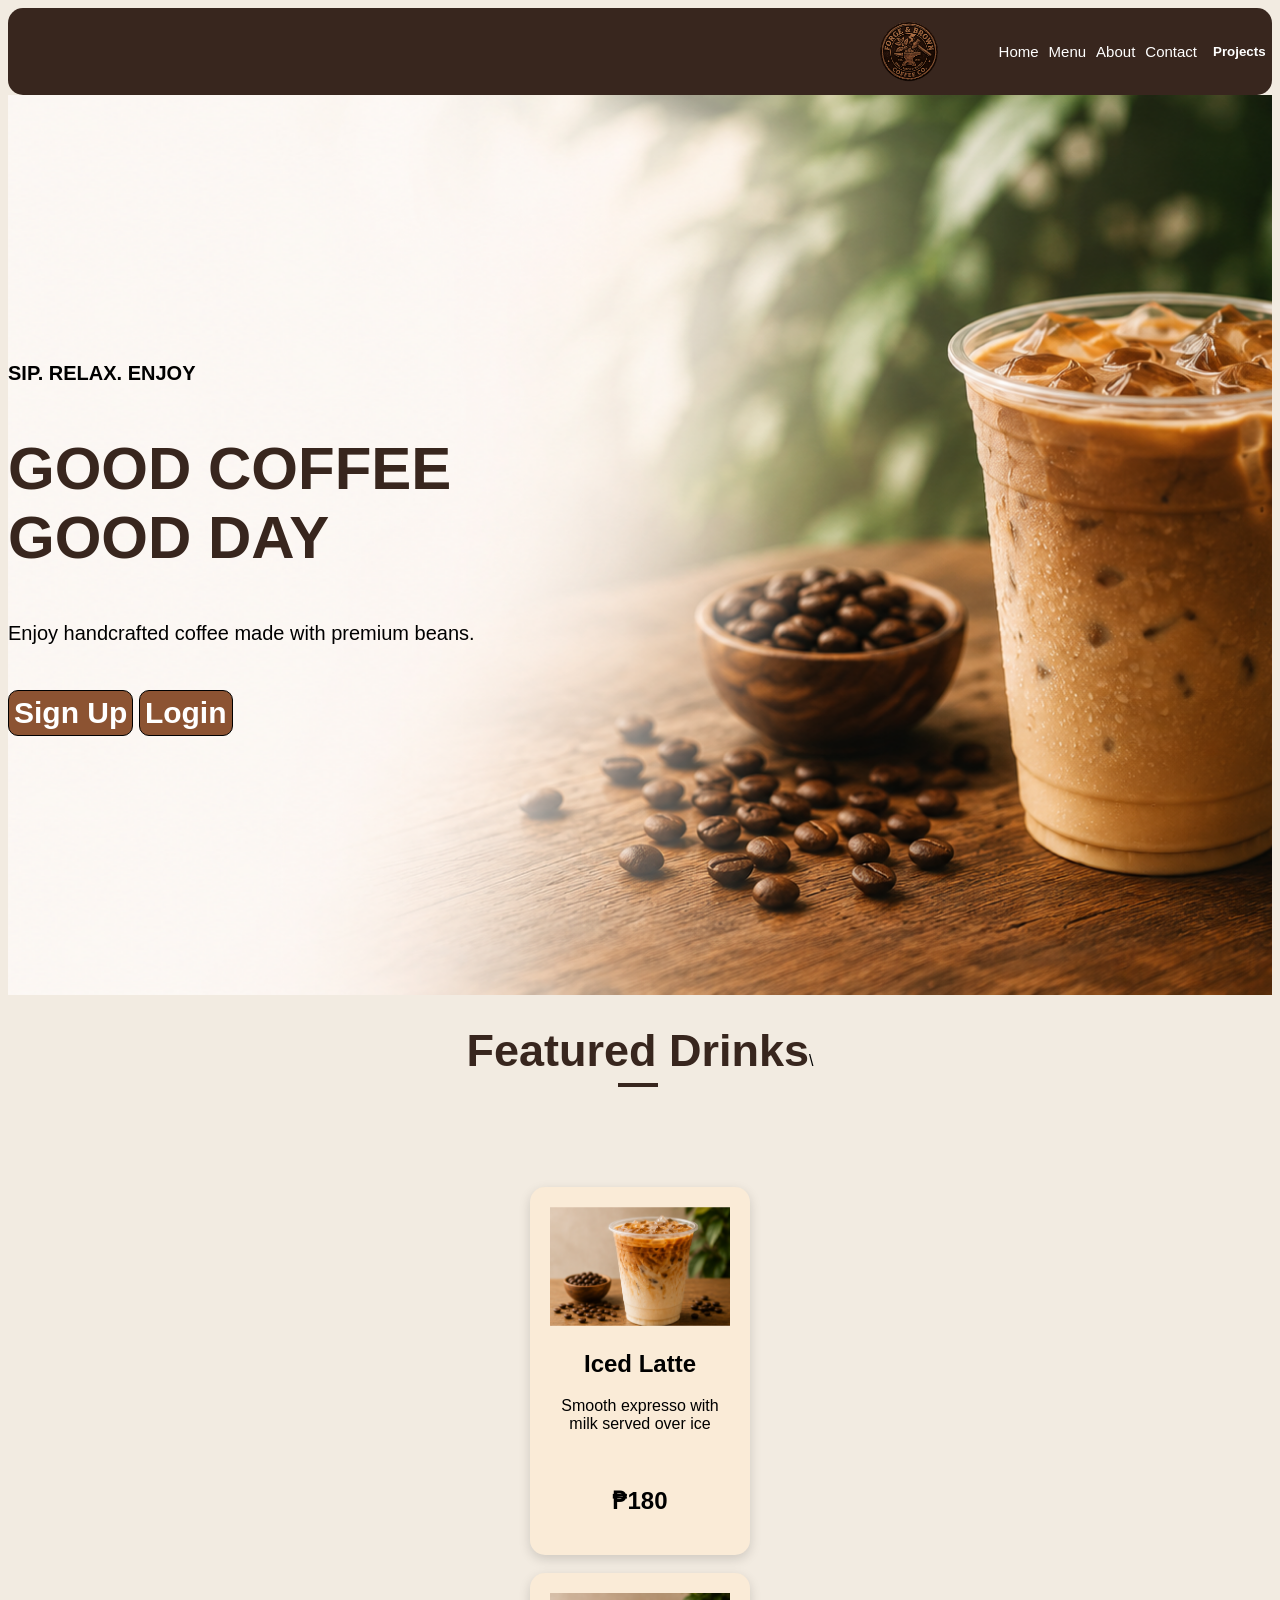
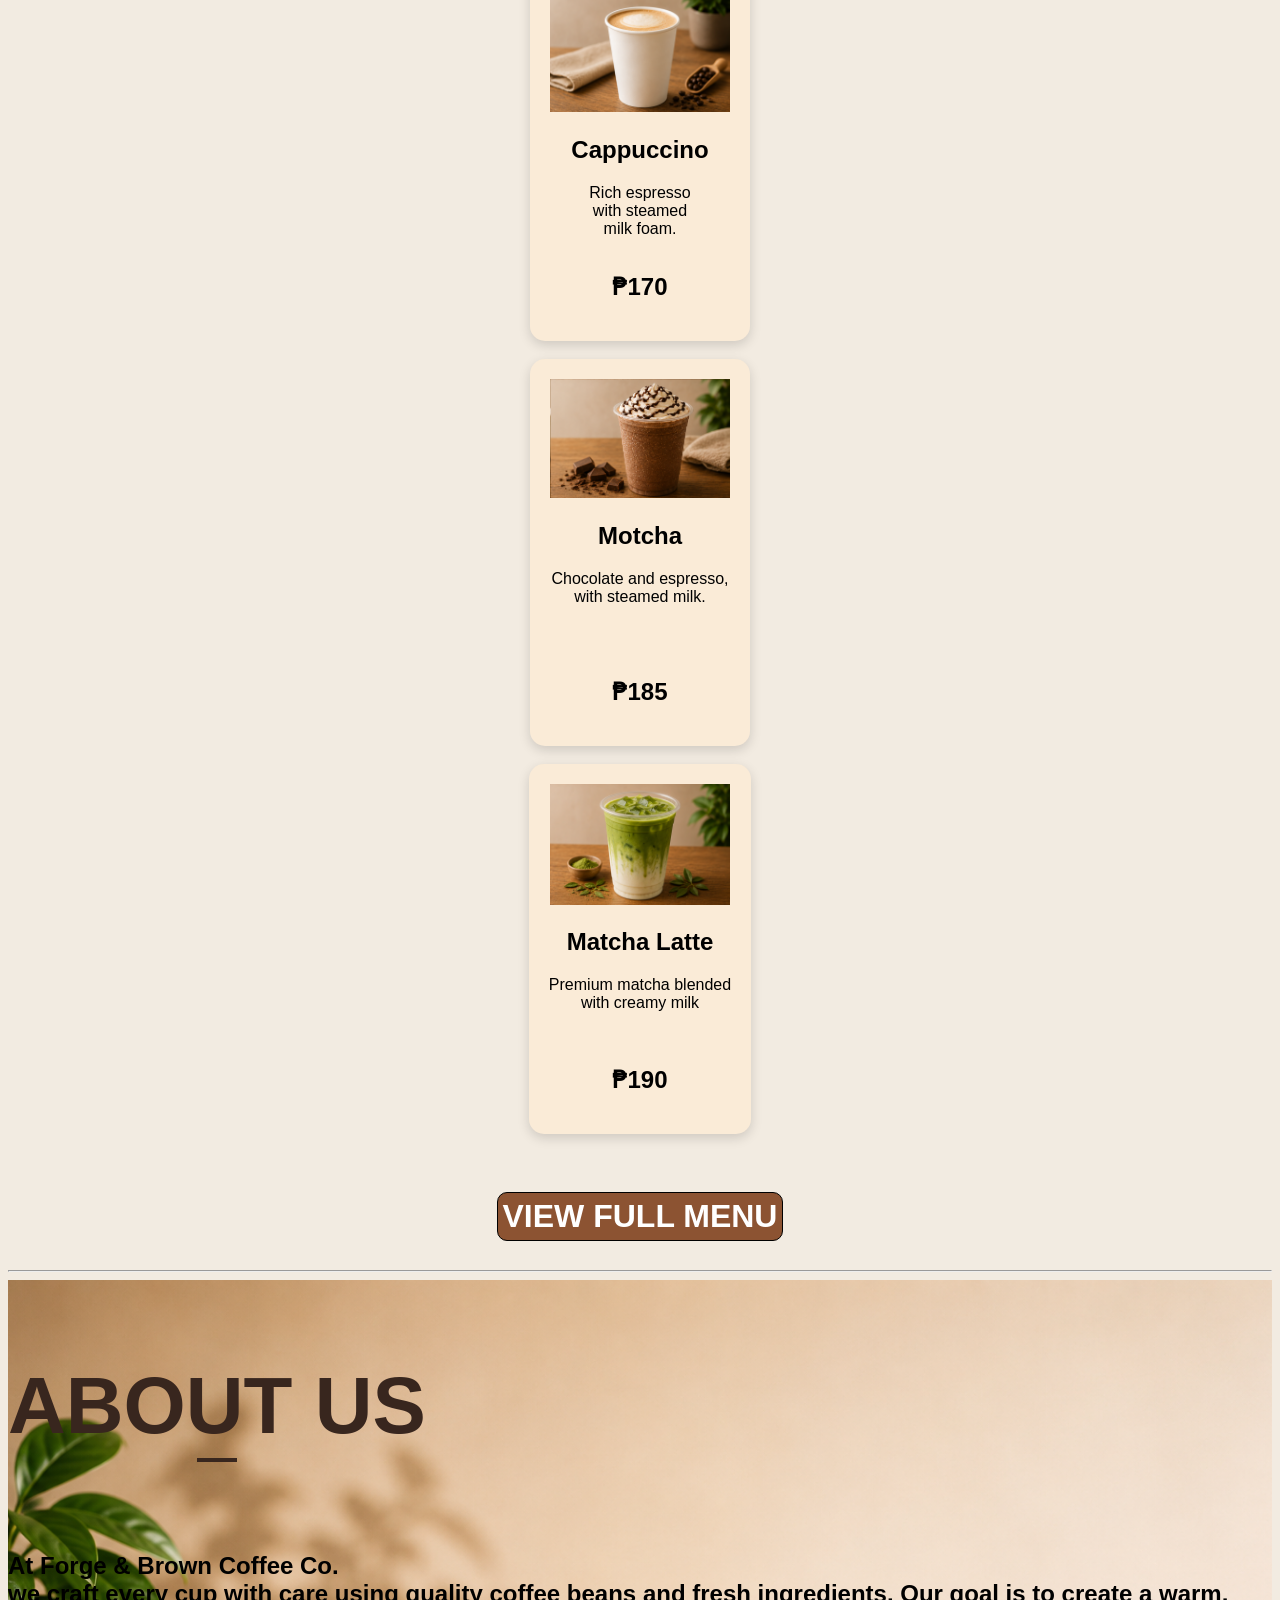
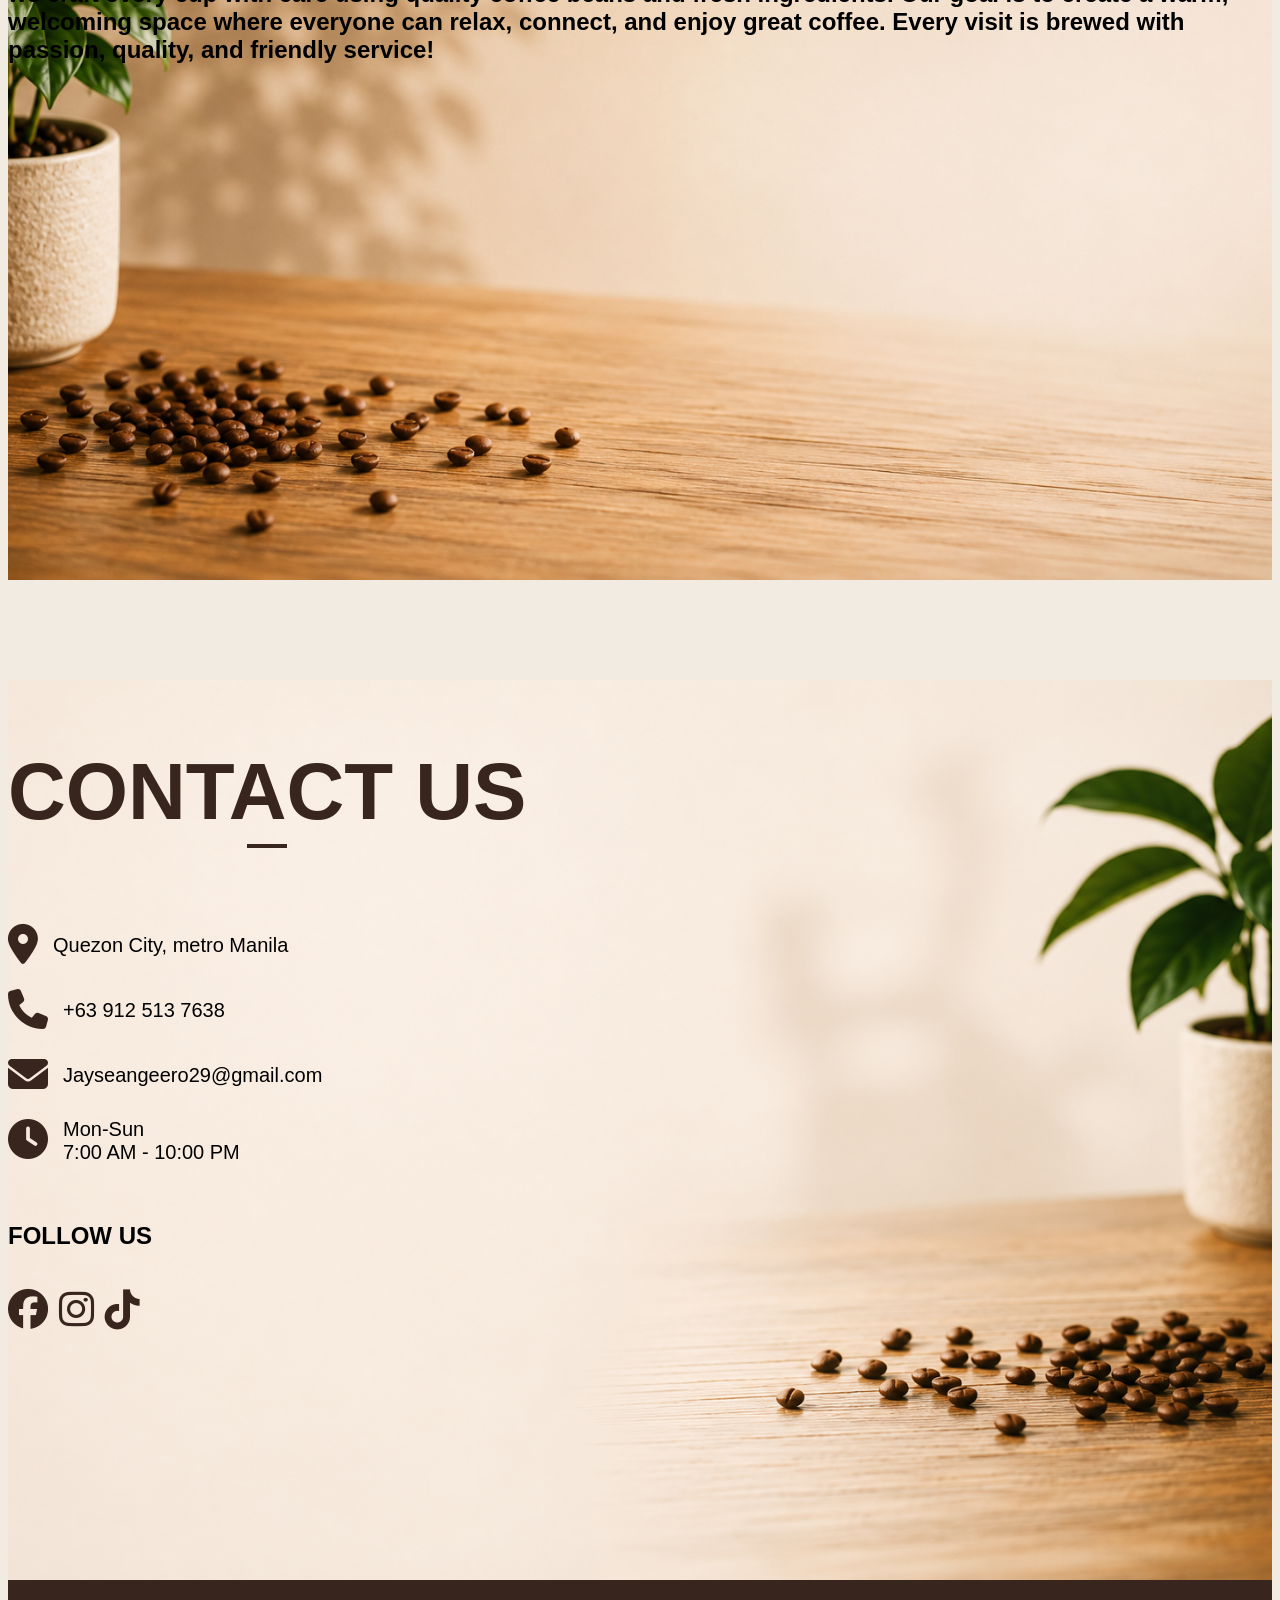
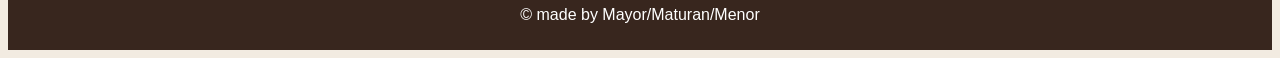
<file: index.html>
<!DOCTYPE html>
<html lang="en">
<head>
  <meta charset="UTF-8">
    <meta name="viewport" content="width=device-width, initial-scale=1.0">
    <title>Document</title>
    <link rel="stylesheet" href="Coffee.css">
    <link rel="stylesheet" href="https://cdnjs.cloudflare.com/ajax/libs/font-awesome/6.7.2/css/all.min.css"
</head>
<body>
<nav>
  <img src="logo.png">

<ul>
    <li><a href="#home">Home</a></li>
    <li><a href="#menu">Menu</a></li>
    <li><a href="#about">About</a></li>
    <li><a href="#contact">Contact</a></li>
    <div class="dropdown">
    <li><button>Projects</button></li>
    <div class="content">
      <a href="Nutrition.html">Nutrition Month</a>
      <a href="table.html">My Engagement</a>
      <a href="place.html">Creative Css Card</a>
    </div>
    </div>
</ul>
</nav>

<section class="hero" id="home">
    <div class="hero-text">
    <h5 class="style">SIP. RELAX. ENJOY</h5>
    <h1 class="style1">GOOD COFFEE <br> GOOD DAY</h1>
    <p class="style2">Enjoy handcrafted coffee made with premium beans.</p>
    
    <h2 class="btn"><a href="Login.html">Sign Up</a></h2>  
    <h2 class="btn"><a href="Sign_up.html">Login</a></h2> 
    </div>

</section>

<div id="menu"></div>
    <div style="text-align:center">
    <h1 class="style3">Featured Drinks</h1>\
    </div>

<div style="text-align:center">
<section class="grid">

<div class="container">
    <img src="icalatte.jpg" alt="coffee width=" width="180px">
    <h1 class="information">Iced Latte</h1>
<p>Smooth expresso with <br>
    milk served over ice
</p>
<br>
<h2>₱180</h2>
</div>
<br>
<br>
<div class="container">
    <img src="coffee.jpg" alt="coffee width=" width="180px">
    <h1 class="information">Cappuccino</h1>
<p>Rich espresso <br>
   with steamed <br>
   milk foam.
</p>
<div style="margin-top:35px;">
<h2>₱170</h2>
</div>
</div>
<br>
<br>
<div class="container">
    <img src="motcha.jpg" alt="coffee width=" width="180px">
    <h1 class="information">Motcha</h1>
<p> Chocolate and espresso, <br>
    with steamed milk.
</p>
<br>
<br>
<h2>₱185</h2>
</div>
<br>
<br>
<div class="container">
    <img src="matcha.jpg" alt="coffee width=" width="180px">
    <h1 class="information"> Matcha Latte </h1>
<p> Premium matcha blended <br>
    with creamy milk
</p>
<br>
<h2>₱190</h2>
</div>
</section>
</div>

<br>
<br>
<div style="text-align:center;">
    <h1 class="btn"> <a href="Login.html">VIEW FULL MENU </a> </h1>
</div>

<hr>

<section class="hero3" id="about">
<divclass="left">
    <h3 class="style3" style="font-size:80px">ABOUT US</h3>
    <br>
    
    <h2> At Forge & Brown Coffee Co.<br>
    we craft every cup with care using quality coffee beans and fresh ingredients. Our goal is to create a warm, welcoming space where everyone can relax, connect, and enjoy great coffee. Every visit is brewed with passion, quality, and friendly service! </h2>

</div>
</section>


</div>
<div style="margin-top:100px"></div>

<section class="hero2" id="contact">
    <h1 class="style3" style="font-size:80px">CONTACT US</h1>
<br>
<br>
<div class="contact-item">
    <span class="icon"><i class="fa-solid fa-location-dot"></i></span>
<p> Quezon City, metro Manila</p>
</div>

<div class="contact-item">
    <span class="icon"><i class="fa-solid fa-phone"></i></span>
<p>+63 912 513 7638</p>
</div>

<div class="contact-item">
    <span class="icon"><i class="fa-solid fa-envelope"></i></span>
<p>Jayseangeero29@gmail.com</p>
</div>

<div class="contact-item">
    <span class="icon"><i class="fa-solid fa-clock"></i></span>
<p>Mon-Sun <br>
7:00 AM - 10:00 PM </p>
</div>
<br>
<h1 class="style4">FOLLOW US</h1>
<br>

<a href="https://www.facebook.com/StarbucksPhilippines/">
    <span class="icon">
    <i class="fa-brands fa-facebook"></i>
    </span>
</a>

<a href="https://www.instagram.com/starbucksph?utm_source=ig_web_button_share_sheet&igsh=ZDNlZDc0MzIxNw==">
    <span class="icon">
        <i class="fa-brands fa-instagram"></i>
    </span>
</a>

<a href="https://www.tiktok.com/@starbucks?lang=en">
    <span class="icon">
        <i class="fa-brands fa-tiktok"></i>
    </span>
</a>

</section>
<div class="madeby">
    <p>© made by Mayor/Maturan/Menor</p>
</div>


</body>
</html>
</file>
<file: Coffee.css>
nav {
  display:flex;
  justify-content:end;
  align-items:center;
  background-color:#38261e;
  border-radius:15px;
  padding:10px;
  position:sticky;
  top:0;
}

ul {
  list-style:none;
  display:flex;
  justify-content:center;
  gap:10px;
  align-items:center;
}

nav a{
  text-decoration:none;
  color:white;
}

nav li {
  text-decoration:none;
  color:white;
  font-size:15px;
}

nav a:hover {
  color:#8c5332;
  text-decoration:underline;
}

.side {
    text-decoration:none;
    border-radius:15px;
    background-color:#8c5332;
    color:white;
    padding:12px;
    margin-right:20px;
}

nav img {
    width:100px;
}

.dropdown button {
  color:white;
  background-color:#38261e;
  border:none;
  width:50px;
  height:20px;
  cursor:pointer;
  font-weight:bold;
}

.dropdown .content {
  box-shadow: 2p 2px 5px black;
  background-color:#38261e;
  width:50px;
  position:absolute;
  display:none;
  right:0;
  min-width:150px;
}

.dropdown a {
  text-decoration:none;
  color:white;
  display:block;
  padding:10px 15px;
  text-align:left;
  white-space:nowrap;
}

.dropdown:hover .content {
  display:block;
}

.dropdown a:hover {
  color:black;
}

.dropdown {
  margin-right:5px;
}

.hero {
    height:100vh;
    background: url("coffe.jpg");
    background-size:cover;
    background-position:center;
    display:flex;
    align-items:center;
}

.style {
    color:black;
    font-size:20px;
}

.style1 {
    color:#38261e;
    font-size:60px;
    font-weight:800;
}

.btn {
    background-color: #8c5332;
    color:white;
    border-radius:10px;
    display:inline-block;
    padding:5px;
    border:1px solid black;
}

.btn a {
    text-decoration:none;
    color:white;
}

.style3 {
    position:relative;
    display:inline-block;
    color:#38261e;
    font-size:45px;
    font-weight:900;
}

html {
    scroll-behavior:smooth;
}

.style3::after {
    content:"";
    position:absolute;
    bottom:-10px;
    left:50%;
    width:40px;
    height:4px;
    background-color:#38261e;
    transform: translatex(-50%)
}

body {
    font-family: "Sora", sans-serif;
    background-color:#f2ebe1;
}

.grid {
    margin-top:80px;
}

.container {
    background-color:antiquewhite;
    border-radius:15px;
    text-align:center;
    padding:20px;
    display:inline-block;
    box-shadow: 0 4px 12px rgba(0,0,0,0.15);
}

.hero2 {
    height:100vh;
    background:url("about.jpg");
    background-size:cover;
    background-position:center;
}

.contact-item {
    display:flex;
    align-items:center;
    gap:15px;
    margin-bottom:20px;
}

.icon {
    font-size:40px;
    color:#38261e;
}

.contact-item p {
    font-size:20px;
    margin:0;
}


.madeby {
    background-color:#38261e;
    color:white;
    text-align:center;
    padding:10px;
}

.imgcontainer {
    display:flex;
    justify-content:center;
    align-items:center;
    gap:20px;
}

a {
    text-decoration:none;
}

.hero3 {
    display:flex;
    justify-content:flex-end;
    height:100vh;
    background: url("contact.jpg");
    background-size:cover;
    background-position:center;
}

.left {
    text-align:left;
}

.left p {
    font-size:25px;
}

.btn a:hover {
    color:black;
    text-decoration:underline;
}

.hero-text {
    font-size:20px;
}

#menu {
  scroll-margin-top:90px;
}

#contact {
  scroll-margin-top:40px;
}
</file>
